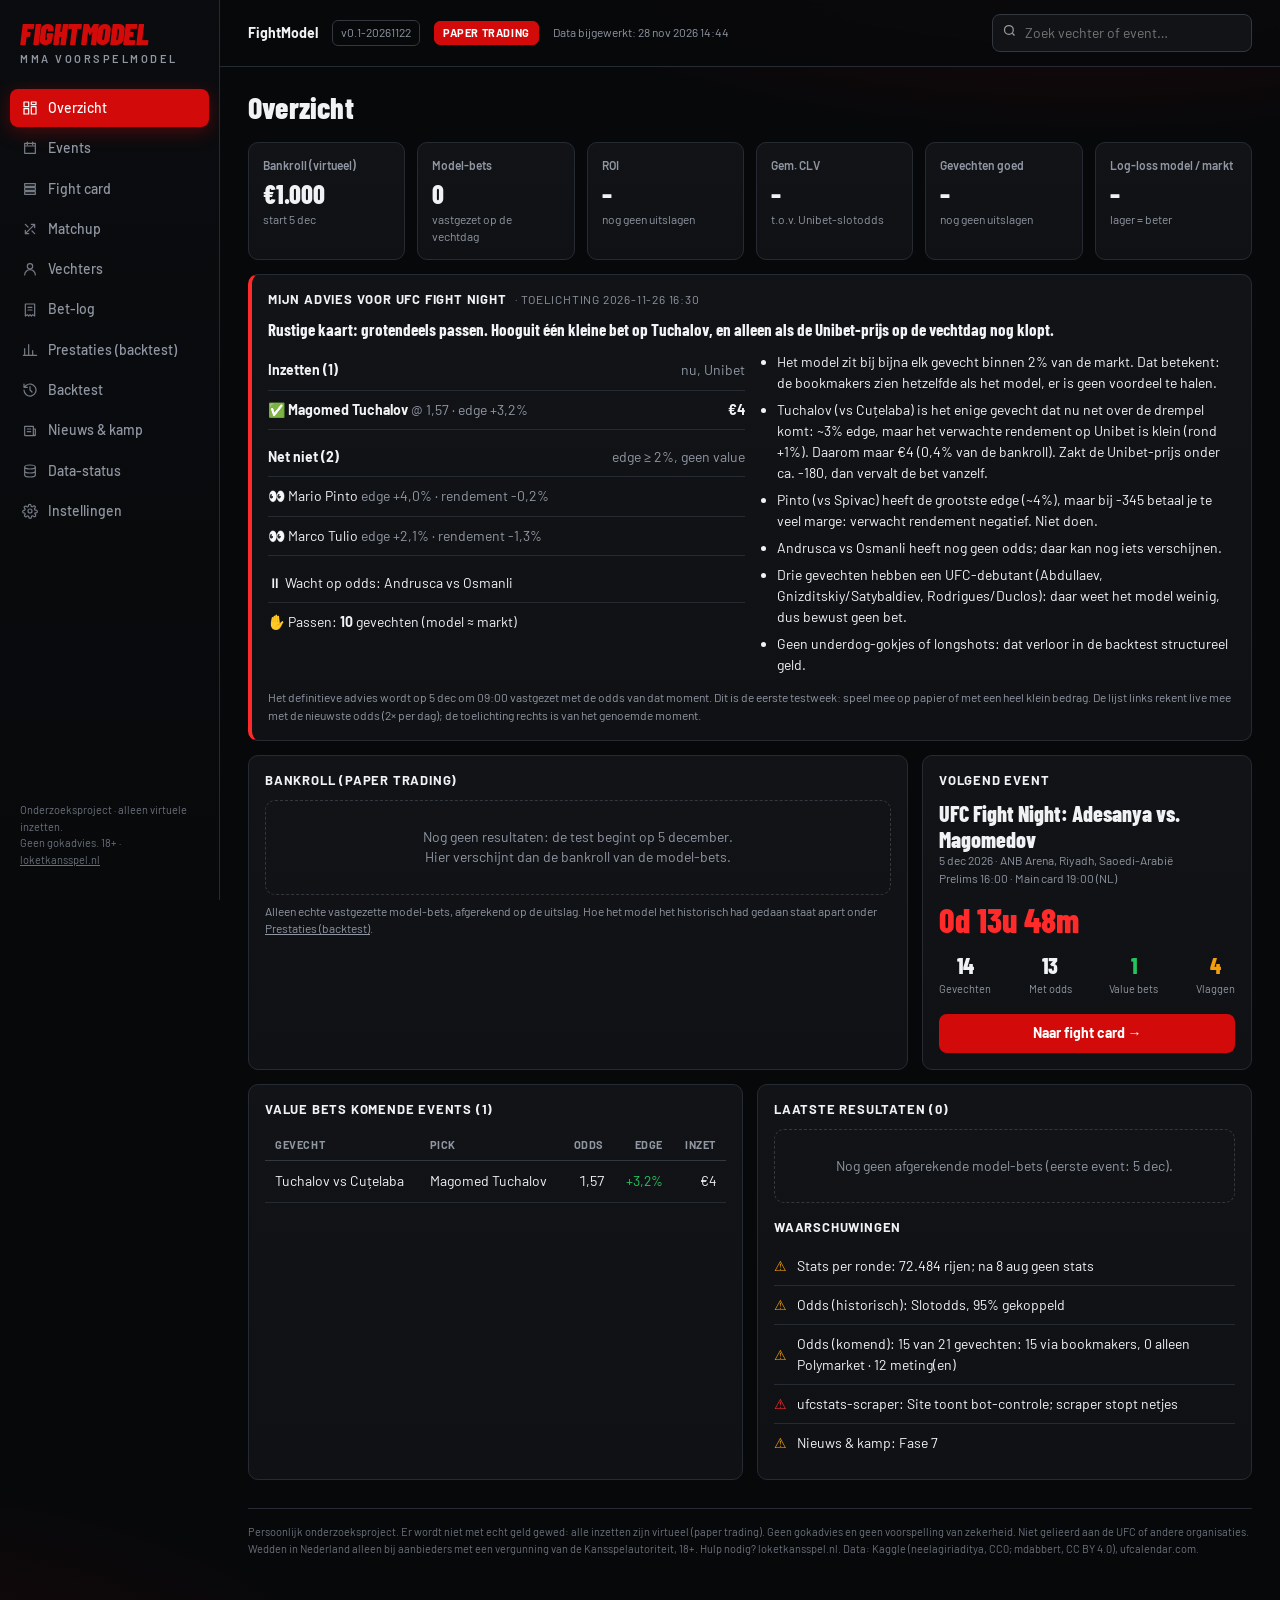
<file: docs/index.html>
<!doctype html>
<html lang="nl">
<head>
<meta charset="utf-8">
<meta name="viewport" content="width=device-width, initial-scale=1">
<title>FightModel · MMA voorspelmodel</title>
<meta name="description" content="Persoonlijk onderzoeksproject: een statistisch model dat MMA-gevechten voorspelt, getest met virtuele inzetten (paper trading).">
<link rel="preconnect" href="https://fonts.googleapis.com">
<link rel="preconnect" href="https://fonts.gstatic.com" crossorigin>
<link href="https://fonts.googleapis.com/css2?family=Barlow:wght@400;500;600;700;800&family=Barlow+Condensed:ital,wght@0,700;0,800;1,800;1,900&display=swap" rel="stylesheet">
<link rel="stylesheet" href="assets/app.css?v=6">
<link rel="icon" href="data:image/svg+xml,%3Csvg xmlns='http://www.w3.org/2000/svg' viewBox='0 0 32 32'%3E%3Crect width='32' height='32' rx='6' fill='%23d20a0a'/%3E%3Ctext x='16' y='23' font-size='18' font-weight='900' font-style='italic' text-anchor='middle' fill='white' font-family='Arial'%3EF%3C/text%3E%3C/svg%3E">
</head>
<body>
<div class="app">
  <aside class="side" id="side">
    <a class="logo" href="#/overzicht">FightModel<small>MMA voorspelmodel</small></a>
    <nav class="nav" id="nav"></nav>
    <div class="foot">Onderzoeksproject · alleen virtuele inzetten.<br>Geen gokadvies. 18+ · <a href="https://www.loketkansspel.nl" target="_blank" rel="noopener" style="text-decoration:underline">loketkansspel.nl</a></div>
  </aside>
  <div class="main">
    <header class="top">
      <button class="burger" id="burger" aria-label="Menu">☰</button>
      <span class="brand">FightModel</span>
      <span class="chip" id="ver">v0.1</span>
      <span class="chip red">PAPER TRADING</span>
      <span class="upd" id="upd"></span>
      <div class="search">
        <svg viewBox="0 0 24 24" fill="none" stroke="currentColor" stroke-width="2"><circle cx="11" cy="11" r="7"/><path d="m20 20-3.5-3.5"/></svg>
        <input id="q" type="search" placeholder="Zoek vechter of event…" autocomplete="off">
        <div class="sresults" id="sres"></div>
      </div>
    </header>
    <main class="page" id="page"><div class="empty">Laden…</div></main>
  </div>
</div>
<script src="assets/app.js?v=8"></script>
</body>
</html>
</file>
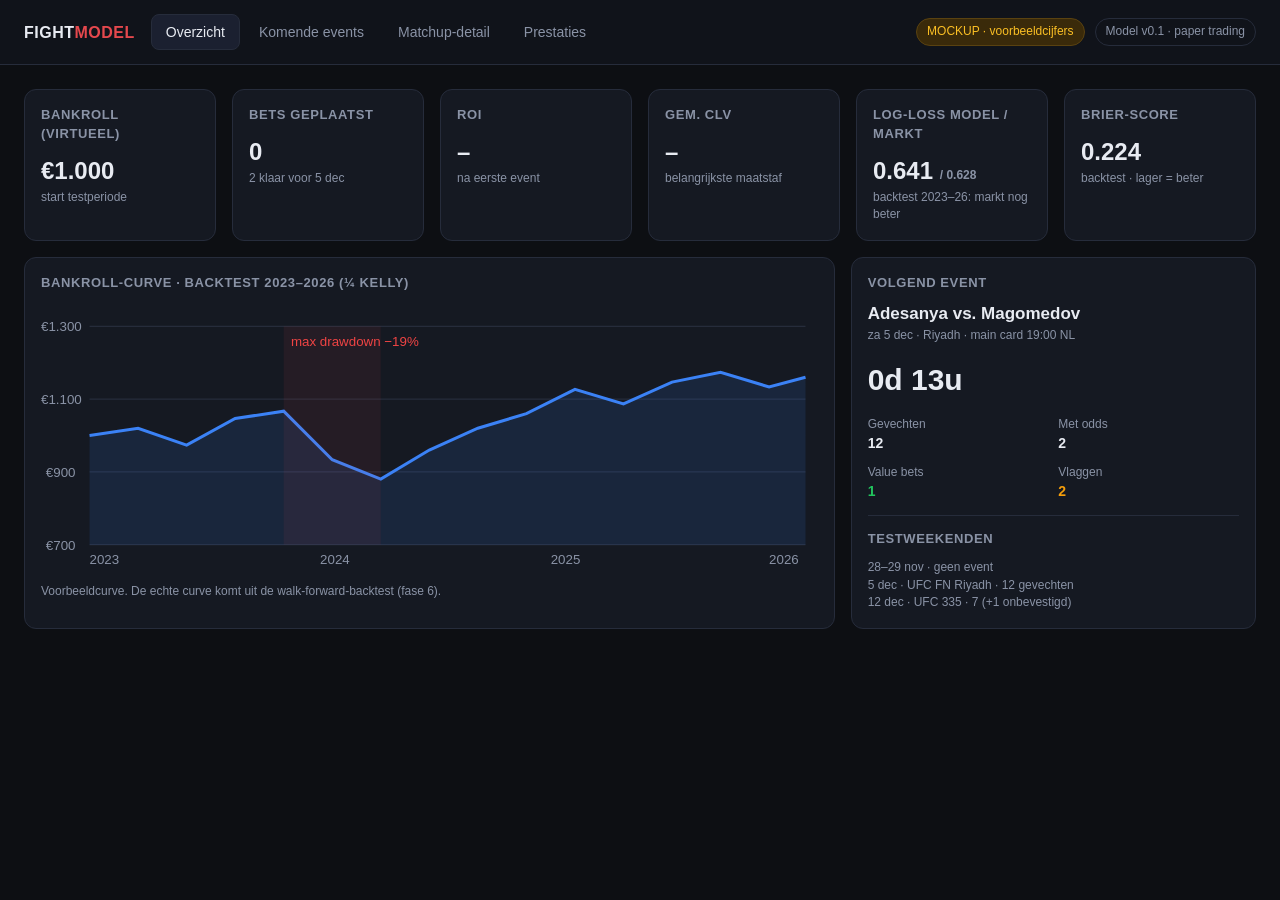
<file: dashboard/mockup.html>
<!doctype html>
<html lang="nl">
<head>
<meta charset="utf-8">
<meta name="viewport" content="width=device-width, initial-scale=1">
<title>Fight Model Dashboard</title>
<style>
:root{
  --bg:#0d0f13; --panel:#151922; --panel2:#1b2030; --line:#262c3b;
  --text:#e8ebf2; --muted:#8a93a6; --accent:#e5484d; --accent2:#3b82f6;
  --good:#22c55e; --bad:#ef4444; --warn:#f59e0b;
  --radius:12px;
}
*{box-sizing:border-box}
body{margin:0;background:var(--bg);color:var(--text);font:14px/1.45 -apple-system,BlinkMacSystemFont,"Inter","Segoe UI",sans-serif}
header{display:flex;align-items:center;gap:16px;padding:14px 24px;border-bottom:1px solid var(--line);background:#10131a;position:sticky;top:0;z-index:5;flex-wrap:wrap}
.logo{font-weight:800;letter-spacing:.5px;font-size:16px}
.logo span{color:var(--accent)}
nav{display:flex;gap:4px;flex-wrap:wrap}
nav button{background:none;border:1px solid transparent;color:var(--muted);padding:7px 14px;border-radius:8px;cursor:pointer;font:inherit}
nav button.active{background:var(--panel2);color:var(--text);border-color:var(--line)}
.right{margin-left:auto;display:flex;gap:10px;align-items:center;color:var(--muted);font-size:12px}
.pill{border:1px solid var(--line);padding:4px 10px;border-radius:999px}
.mock{background:#3a2a0a;color:#fbbf24;border-color:#5a4210}
main{padding:24px;max-width:1280px;margin:0 auto}
.view{display:none}.view.active{display:block}
h2{font-size:18px;margin:0 0 14px}
h3{font-size:13px;margin:0 0 10px;color:var(--muted);font-weight:600;text-transform:uppercase;letter-spacing:.6px}
.grid{display:grid;gap:16px}
.kpis{grid-template-columns:repeat(auto-fit,minmax(150px,1fr))}
.card{background:var(--panel);border:1px solid var(--line);border-radius:var(--radius);padding:16px}
.kpi .v{font-size:24px;font-weight:700;margin-top:4px}
.kpi .s{font-size:12px;color:var(--muted)}
.up{color:var(--good)}.down{color:var(--bad)}
.two{grid-template-columns:2fr 1fr}
@media(max-width:900px){.two{grid-template-columns:1fr}}
table{width:100%;border-collapse:collapse}
th{font-size:11px;text-transform:uppercase;letter-spacing:.5px;color:var(--muted);text-align:left;padding:8px 10px;border-bottom:1px solid var(--line);font-weight:600}
td{padding:10px;border-bottom:1px solid var(--line);vertical-align:middle}
tr.click{cursor:pointer}tr.click:hover td{background:var(--panel2)}
.num{text-align:right;font-variant-numeric:tabular-nums;white-space:nowrap}
.tag{white-space:nowrap}
#eventlist table{min-width:980px}
.tag{display:inline-block;font-size:11px;padding:2px 8px;border-radius:999px;border:1px solid var(--line);color:var(--muted);margin-right:4px}
.tag.bet{background:#0f2e1b;color:var(--good);border-color:#1d5a34}
.tag.nobet{color:var(--muted)}
.tag.wait{color:var(--warn);border-color:#5a4210}
.tag.flag{color:var(--warn);border-color:#5a4210}
.tag.five{color:#c4b5fd;border-color:#4c3d8a}
.prob{display:flex;height:8px;border-radius:4px;overflow:hidden;background:var(--panel2);width:140px}
.prob i{display:block;background:var(--accent2)}
.prob b{display:block;background:var(--accent)}
.fighter{font-weight:600}
.rec{color:var(--muted);font-size:12px}
.event-head{display:flex;justify-content:space-between;align-items:flex-end;gap:12px;flex-wrap:wrap;margin-bottom:12px}
.event-head .meta{color:var(--muted);font-size:13px}
.section-label{font-size:11px;color:var(--muted);text-transform:uppercase;letter-spacing:.6px;padding:14px 10px 6px}
.empty{color:var(--muted);text-align:center;padding:28px;border:1px dashed var(--line);border-radius:var(--radius)}
.filters{display:flex;gap:8px;margin-bottom:16px;flex-wrap:wrap}
.filters .pill{cursor:pointer}
.filters .pill.on{background:var(--panel2);color:var(--text)}
/* matchup */
.vs{display:grid;grid-template-columns:1fr auto 1fr;gap:16px;align-items:center;text-align:center}
.vs .name{font-size:22px;font-weight:800}
.vs .p{font-size:34px;font-weight:800}
.vs .a{color:var(--accent2)}.vs .b{color:var(--accent)}
.tape td{text-align:center}.tape td:nth-child(2){color:var(--muted);font-size:12px;text-transform:uppercase}
.bar{display:grid;grid-template-columns:32px 1fr 1fr 32px;grid-template-areas:"lab lab lab lab" "vl l r vr";align-items:center;gap:4px 6px;margin:10px 0;font-size:13px}
.bar .lab{grid-area:lab}.bar .vl{grid-area:vl}.bar .l{grid-area:l}.bar .r{grid-area:r}.bar .vr{grid-area:vr}
.bar .l,.bar .r{height:8px;background:var(--panel2);border-radius:4px;position:relative}
.bar .l i{position:absolute;right:0;top:0;bottom:0;background:var(--accent2);border-radius:4px}
.bar .r i{position:absolute;left:0;top:0;bottom:0;background:var(--accent);border-radius:4px}
.bar .lab{text-align:center;color:var(--muted);font-size:12px}
.bar .vl{text-align:right}.bar .vr{text-align:left}
.reason{display:flex;justify-content:space-between;padding:8px 0;border-bottom:1px solid var(--line)}
.reason:last-child{border:none}
.legend{display:flex;gap:14px;font-size:12px;color:var(--muted);margin-top:8px}
.legend i{display:inline-block;width:10px;height:10px;border-radius:2px;margin-right:5px;vertical-align:-1px}
.note{font-size:12px;color:var(--muted);margin-top:8px}
.three{grid-template-columns:repeat(3,1fr)}
@media(max-width:900px){.three{grid-template-columns:1fr}}
.method{display:flex;height:28px;border-radius:6px;overflow:hidden;font-size:11px;font-weight:600}
.method div{display:flex;align-items:center;justify-content:center;color:#fff}
.camp li{margin:6px 0}
.wrap{overflow-x:auto}
</style>
</head>
<body>
<header>
  <div class="logo">FIGHT<span>MODEL</span></div>
  <nav>
    <button class="active" data-v="overzicht">Overzicht</button>
    <button data-v="events">Komende events</button>
    <button data-v="matchup">Matchup-detail</button>
    <button data-v="prestaties">Prestaties</button>
  </nav>
  <div class="right">
    <span class="pill mock">MOCKUP · voorbeeldcijfers</span>
    <span class="pill">Model v0.1 · paper trading</span>
  </div>
</header>

<main>
<!-- ================= OVERZICHT ================= -->
<section class="view active" id="overzicht">
  <div class="grid kpis">
    <div class="card kpi"><h3>Bankroll (virtueel)</h3><div class="v">€1.000</div><div class="s">start testperiode</div></div>
    <div class="card kpi"><h3>Bets geplaatst</h3><div class="v">0</div><div class="s">2 klaar voor 5 dec</div></div>
    <div class="card kpi"><h3>ROI</h3><div class="v">–</div><div class="s">na eerste event</div></div>
    <div class="card kpi"><h3>Gem. CLV</h3><div class="v">–</div><div class="s">belangrijkste maatstaf</div></div>
    <div class="card kpi"><h3>Log-loss model / markt</h3><div class="v">0.641 <span class="s">/ 0.628</span></div><div class="s down">backtest 2023–26: markt nog beter</div></div>
    <div class="card kpi"><h3>Brier-score</h3><div class="v">0.224</div><div class="s">backtest · lager = beter</div></div>
  </div>

  <div class="grid two" style="margin-top:16px">
    <div class="card">
      <h3>Bankroll-curve · backtest 2023–2026 (¼ Kelly)</h3>
      <svg viewBox="0 0 640 220" width="100%" role="img" aria-label="Bankroll curve">
        <g stroke="#262c3b"><line x1="40" y1="20" x2="630" y2="20"/><line x1="40" y1="80" x2="630" y2="80"/><line x1="40" y1="140" x2="630" y2="140"/><line x1="40" y1="200" x2="630" y2="200"/></g>
        <g fill="#8a93a6" font-size="11"><text x="0" y="24">€1.300</text><text x="0" y="84">€1.100</text><text x="4" y="144">€900</text><text x="4" y="204">€700</text>
        <text x="40" y="216">2023</text><text x="230" y="216">2024</text><text x="420" y="216">2025</text><text x="600" y="216">2026</text></g>
        <path d="M40,110 L80,104 L120,118 L160,96 L200,90 L240,130 L280,146 L320,122 L360,104 L400,92 L440,72 L480,84 L520,66 L560,58 L600,70 L630,62 L630,200 L40,200Z" fill="rgba(59,130,246,.12)"/>
        <polyline fill="none" stroke="#3b82f6" stroke-width="2.5" points="40,110 80,104 120,118 160,96 200,90 240,130 280,146 320,122 360,104 400,92 440,72 480,84 520,66 560,58 600,70 630,62"/>
        <rect x="200" y="20" width="80" height="180" fill="rgba(239,68,68,.07)"/>
        <text x="206" y="36" fill="#ef4444" font-size="11">max drawdown −19%</text>
      </svg>
      <p class="note">Voorbeeldcurve. De echte curve komt uit de walk-forward-backtest (fase 6).</p>
    </div>
    <div class="card">
      <h3>Volgend event</h3>
      <div style="font-size:17px;font-weight:700">Adesanya vs. Magomedov</div>
      <div class="rec">za 5 dec · Riyadh · main card 19:00 NL</div>
      <div style="font-size:30px;font-weight:800;margin:14px 0" id="countdown">13d 00u</div>
      <div class="grid" style="grid-template-columns:1fr 1fr;gap:10px">
        <div><div class="rec">Gevechten</div><b>12</b></div>
        <div><div class="rec">Met odds</div><b>2</b></div>
        <div><div class="rec">Value bets</div><b class="up">1</b></div>
        <div><div class="rec">Vlaggen</div><b style="color:var(--warn)">2</b></div>
      </div>
      <hr style="border:none;border-top:1px solid var(--line);margin:14px 0">
      <h3>Testweekenden</h3>
      <div class="rec">28–29 nov · geen event</div>
      <div class="rec">5 dec · UFC FN Riyadh · 12 gevechten</div>
      <div class="rec">12 dec · UFC 335 · 7 (+1 onbevestigd)</div>
    </div>
  </div>
</section>

<!-- ================= EVENTS ================= -->
<section class="view" id="events">
  <div class="filters">
    <span class="pill on">Alle gevechten</span><span class="pill">Alleen value bets</span><span class="pill">Met vlaggen</span>
  </div>
  <div id="eventlist"></div>
</section>

<!-- ================= MATCHUP ================= -->
<section class="view" id="matchup">
  <div class="card">
    <div class="rec" style="text-align:center;margin-bottom:8px">UFC Fight Night · 5 dec · Middleweight · 5 rondes · main event</div>
    <div class="vs">
      <div><div class="name a">Israel Adesanya</div><div class="rec">24-6-0 · Elo 1612</div><div class="p a">54%</div><div class="rec">markt 59,7% · odds 1.60</div></div>
      <div style="color:var(--muted);font-weight:800">VS</div>
      <div><div class="name b">Shara Magomedov</div><div class="rec">17-1-0 · Elo 1588</div><div class="p b">46%</div><div class="rec">markt 40,3% · odds 2.36</div></div>
    </div>
    <div style="text-align:center;margin-top:12px"><span class="tag bet">VALUE: Magomedov · edge +5,7% · EV +8,6% · inzet €16 (¼ Kelly)</span></div>
  </div>

  <div class="grid three" style="margin-top:16px">
    <div class="card">
      <h3>Tale of the tape</h3>
      <table class="tape">
        <tr><td>193 cm</td><td>Lengte</td><td>188 cm</td></tr>
        <tr><td>203 cm</td><td>Reach</td><td>191 cm</td></tr>
        <tr><td>37</td><td>Leeftijd</td><td>32</td></tr>
        <tr><td>Switch</td><td>Stance</td><td>Orthodox</td></tr>
        <tr><td>14 mnd</td><td>Laatste gevecht</td><td>5 mnd</td></tr>
        <tr><td>L-L-W-L-L</td><td>Laatste 5</td><td>W-W-L-W-W</td></tr>
      </table>
    </div>
    <div class="card">
      <h3>Stijl (per 15 min)</h3>
      <div id="bars"></div>
      <div class="legend"><span><i style="background:var(--accent2)"></i>Adesanya</span><span><i style="background:var(--accent)"></i>Magomedov</span></div>
    </div>
    <div class="card">
      <h3>Waarom dit model-oordeel?</h3>
      <div class="reason"><span>Leeftijd 37 + 5-ronde gevecht</span><b class="down">−4,1%</b></div>
      <div class="reason"><span>Verliesreeks / KO-verliezen recent</span><b class="down">−3,2%</b></div>
      <div class="reason"><span>Reach-voordeel +12 cm</span><b class="up">+2,4%</b></div>
      <div class="reason"><span>Kwaliteit tegenstanders (Elo)</span><b class="up">+2,0%</b></div>
      <div class="reason"><span>Takedown-dreiging laag bij beiden</span><b>±0</b></div>
      <p class="note">SHAP-bijdrage aan de kans van Adesanya t.o.v. het gemiddelde.</p>
    </div>
  </div>

  <div class="grid three" style="margin-top:16px">
    <div class="card">
      <h3>Methode van winst</h3>
      <div class="method">
        <div style="width:22%;background:#2f6fd6">KO 22%</div><div style="width:4%;background:#1e4fa0"></div><div style="width:28%;background:#5b8be0">DEC 28%</div>
        <div style="width:30%;background:#c43a3f">KO 30%</div><div style="width:2%;background:#8f2a2e"></div><div style="width:14%;background:#e0767a">DEC</div>
      </div>
      <p class="note">Links Adesanya (KO / sub / beslissing), rechts Magomedov. Kans op de afstand (beslissing): 42%.</p>
    </div>
    <div class="card">
      <h3>Odds-beweging Magomedov</h3>
      <svg viewBox="0 0 300 110" width="100%">
        <line x1="10" y1="100" x2="290" y2="100" stroke="#262c3b"/>
        <polyline fill="none" stroke="#e5484d" stroke-width="2.5" points="10,30 60,38 110,44 160,52 210,58 260,62 290,66"/>
        <g fill="#8a93a6" font-size="10"><text x="10" y="22">+165 opening</text><text x="226" y="82">+136 nu</text></g>
      </svg>
      <p class="note">Geld komt binnen op Magomedov: de markt beweegt richting het model.</p>
    </div>
    <div class="card">
      <h3>Kamp & fight week</h3>
      <ul class="camp" style="padding-left:18px;margin:0">
        <li><span class="tag">kamp</span>City Kickboxing, geen wissel</li>
        <li><span class="tag flag">layoff</span>14 maanden sinds laatste gevecht</li>
        <li><span class="tag">kamp</span>Magomedov: normaal kamp, geen blessures gemeld</li>
        <li><span class="tag">weigh-in</span>nog niet bekend (vr 4 dec)</li>
      </ul>
      <p class="note">Elk item met bron-URL; vlaggen tellen alleen mee na validatie.</p>
    </div>
  </div>
  <p class="note">Alle cijfers op deze pagina zijn voorbeeldwaarden voor de mockup, behalve records en odds.</p>
</section>

<!-- ================= PRESTATIES ================= -->
<section class="view" id="prestaties">
  <div class="grid two">
    <div class="card">
      <h3>Kalibratie · backtest</h3>
      <svg viewBox="0 0 360 300" width="100%" role="img" aria-label="Kalibratiegrafiek">
        <g stroke="#262c3b"><line x1="40" y1="260" x2="340" y2="260"/><line x1="40" y1="20" x2="40" y2="260"/></g>
        <line x1="40" y1="260" x2="340" y2="20" stroke="#8a93a6" stroke-dasharray="4 4"/>
        <polyline fill="none" stroke="#3b82f6" stroke-width="2.5" points="70,248 100,226 130,196 160,170 190,150 220,118 250,100 280,70 310,52"/>
        <g fill="#3b82f6"><circle cx="70" cy="248" r="4"/><circle cx="100" cy="226" r="4"/><circle cx="130" cy="196" r="4"/><circle cx="160" cy="170" r="4"/><circle cx="190" cy="150" r="4"/><circle cx="220" cy="118" r="4"/><circle cx="250" cy="100" r="4"/><circle cx="280" cy="70" r="4"/><circle cx="310" cy="52" r="4"/></g>
        <g fill="#8a93a6" font-size="11"><text x="150" y="290">voorspelde kans</text><text x="40" y="276">10%</text><text x="315" y="276">90%</text>
        <text transform="translate(14,180) rotate(-90)">werkelijke winst%</text></g>
      </svg>
      <p class="note">Op de stippellijn = perfect gekalibreerd. Onder de lijn = model te zeker.</p>
    </div>
    <div class="card">
      <h3>Per segment · backtest</h3>
      <table>
        <tr><th>Segment</th><th class="num">Bets</th><th class="num">ROI</th><th class="num">CLV</th></tr>
        <tr><td>Favorieten</td><td class="num">212</td><td class="num down">−2,1%</td><td class="num">+0,4%</td></tr>
        <tr><td>Underdogs</td><td class="num">174</td><td class="num up">+4,8%</td><td class="num up">+1,9%</td></tr>
        <tr><td>5 rondes</td><td class="num">41</td><td class="num up">+6,0%</td><td class="num up">+2,3%</td></tr>
        <tr><td>Zwaargewicht</td><td class="num">38</td><td class="num down">−8,4%</td><td class="num down">−1,2%</td></tr>
        <tr><td>Vrouwen</td><td class="num">57</td><td class="num up">+1,1%</td><td class="num">+0,2%</td></tr>
      </table>
      <p class="note">Voorbeeldcijfers. Segmenten met &lt;100 bets zijn niet significant.</p>
    </div>
  </div>
  <div class="card" style="margin-top:16px">
    <h3>Bet-log · testperiode</h3>
    <div class="wrap"><table>
      <tr><th>Datum</th><th>Gevecht</th><th>Pick</th><th class="num">Odds bij bet</th><th class="num">Slotodds</th><th class="num">CLV</th><th class="num">Inzet</th><th>Uitslag</th><th class="num">W/V</th></tr>
      <tr><td>5 dec</td><td>Adesanya vs. Magomedov</td><td>Magomedov</td><td class="num">2.36</td><td class="num">–</td><td class="num">–</td><td class="num">€16</td><td><span class="tag wait">open</span></td><td class="num">–</td></tr>
      <tr><td>12 dec</td><td>Oliveira vs. Lopes</td><td>Lopes</td><td class="num">2.23</td><td class="num">–</td><td class="num">–</td><td class="num">€14</td><td><span class="tag wait">open</span></td><td class="num">–</td></tr>
    </table></div>
  </div>
</section>
</main>

<script>
// Nav
document.querySelectorAll('nav button').forEach(b=>b.onclick=()=>{
  document.querySelectorAll('nav button').forEach(x=>x.classList.toggle('active',x===b));
  document.querySelectorAll('.view').forEach(v=>v.classList.toggle('active',v.id===b.dataset.v));
});

// Odds helpers
const dec=o=>o==null?null:(o>0?1+o/100:1+100/-o);
function fair(a,b){const pa=1/dec(a),pb=1/dec(b);return [pa/(pa+pb),pb/(pa+pb)]}

// Events (records + odds: ufcalendar.com, 22-11-2026; model% = voorbeeld)
const events=[
 {naam:'UFC Fight Night: Adesanya vs. Magomedov',meta:'za 5 dec 2026 · ANB Arena, Riyadh · prelims 16:00 / main card 19:00 NL',fights:[
  ['main','Israel Adesanya','24-6-0','Shara Magomedov','17-1-0','MW',5,-168,136,.54,['layoff 14 mnd']],
  ['main','Ian Machado Garry','17-2-0','Yaroslav Amosov','30-1-0','WW',3,-186,151,.60,[]],
  ['main','Serghei Spivac','18-7-0','Mario Pinto','13-0-0','HW',3,null,null,.41,[]],
  ['main','Levan Chokheli','15-3-0','Islam Dulatov','12-1-0','WW',3,null,null,.44,[]],
  ['main','Mairon Santos','17-1-0','Akbar Abdullaev','14-0-0','LW',3,null,null,.48,[]],
  ['main','Magomed Tuchalov','7-0-0','Ion Cuțelaba','20-12-1','LHW',3,null,null,.63,[]],
  ['prelims','Bruno Silva','15-9-2','Jafel Filho','17-5-0','FLW',3,null,null,.39,[]],
  ['prelims','Uran Satybaldiev','10-1-0','Ivan Gnizditskiy','7-0-0','LHW',3,null,null,.52,[]],
  ['prelims','Marco Tulio','14-3-0','JunYong Park','19-7-0','MW',3,null,null,.55,[]],
  ['prelims','Pavel Andrusca','9-0-0','Mehemmedeli Osmanli','12-2-0','BW',3,null,null,.58,[]],
  ['prelims','Modestino Rodrigues','8-1-0','Matthieu Duclos','11-3-0','MW',3,null,null,.47,['korte termijn?']],
  ['prelims','Abdul Hussein','16-2-0','Hecher Sosa','15-1-0','BW',3,null,null,.45,[]],
 ]},
 {naam:'UFC 335: Oliveira vs. Lopes',meta:'za 12 dec 2026 · T-Mobile Arena, Las Vegas · main card zo 03:00 NL · kaart nog niet compleet',fights:[
  ['main','Charles Oliveira','37-11-0','Diego Lopes','28-8-0','LW · BMF',5,-152,123,.52,[]],
  ['main','Sergei Pavlovich','21-3-0','Alex Pereira','13-4-0','HW',5,-201,164,.66,[]],
  ['main','Brandon Moreno','24-10-2','Charles Johnson','20-9-0','FLW',3,null,null,.61,[]],
  ['main','Kyler Phillips','12-5-0','Ethyn Ewing','10-2-0','BW',3,null,null,.57,[]],
  ['main','Damian Pinas','11-1-0','Baisangur Susurkaev','12-0-0','MW',3,null,null,.43,[]],
  ['main','Maycee Barber','15-3-0','Carli Judice','7-2-0','W-FLW',3,null,null,.64,[]],
  ['prelims','Quentin Pasley','4-0-0','Junior Tafa','7-6-0','LHW',3,null,null,.57,[]],
  ['onbevestigd','Joe Pyfer','','Bo Nickal','','MW',3,null,null,null,[]],
 ]}
];
const BANK=1000,EDGE_MIN=.03;
function row(f){
  const [kaart,a,ar,b,br,kl,r,oa,ob,pm,flags]=f;
  let mkt='<span class="rec">geen odds</span>',edge='–',adv='<span class="tag wait">wacht op odds</span>',stake='–';
  if(pm==null){adv='<span class="tag nobet">onbevestigd</span>'}
  if(oa!=null){
    const [fa,fb]=fair(oa,ob);
    mkt=`${(fa*100).toFixed(1)}% / ${(fb*100).toFixed(1)}%`;
    const ea=pm-fa,eb=(1-pm)-fb;
    const side=ea>eb?{n:a,p:pm,d:dec(oa),e:ea}:{n:b,p:1-pm,d:dec(ob),e:eb};
    edge=`<span class="${side.e>0?'up':'down'}">${side.e>0?'+':''}${(side.e*100).toFixed(1)}%</span> <span class="rec">${side.n.split(' ').pop()}</span>`;
    if(side.e>=EDGE_MIN){const bb=side.d-1,k=(bb*side.p-(1-side.p))/bb;stake='€'+Math.round(BANK*k/4);adv=`<span class="tag bet">BET ${side.n.split(' ').pop()} @ ${side.d.toFixed(2)}</span>`}
    else adv='<span class="tag nobet">geen value</span>';
  }
  const bar=pm==null?'':`<div class="prob"><i style="width:${pm*100}%"></i><b style="width:${(1-pm)*100}%"></b></div><div class="rec">${Math.round(pm*100)}% – ${Math.round((1-pm)*100)}%</div>`;
  const tags=(r===5?'<span class="tag five">5 rd</span>':'')+flags.map(x=>`<span class="tag flag">⚠ ${x}</span>`).join('');
  return `<tr class="click" onclick="document.querySelector('[data-v=matchup]').click()">
   <td><div class="fighter">${a}</div><div class="rec">${ar}</div></td>
   <td><div class="fighter">${b}</div><div class="rec">${br}</div></td>
   <td>${kl}</td><td>${bar}</td><td class="num">${mkt}</td><td class="num">${edge}</td><td>${adv}</td><td class="num">${stake}</td><td>${tags}</td></tr>`;
}
const head='<tr><th>Vechter A</th><th>Vechter B</th><th>Klasse</th><th>Model (vb.)</th><th class="num">Markt</th><th class="num">Edge</th><th>Advies</th><th class="num">Inzet</th><th>Info</th></tr>';
let html=`<div class="card" style="margin-bottom:16px"><div class="event-head"><div><h2 style="margin:0">Weekend 28–29 nov</h2><div class="meta">Geen UFC-event</div></div></div><div class="empty">Geen gevechten dit weekend: tijd om de pijplijn te testen op het event van 21 nov.</div></div>`;
for(const e of events){
  let rows='',last='';
  for(const f of e.fights){if(f[0]!==last){rows+=`<tr><td colspan="9" class="section-label">${f[0]==='main'?'Main card':f[0]==='prelims'?'Prelims':'Onbevestigd'}</td></tr>`;last=f[0]}rows+=row(f)}
  html+=`<div class="card" style="margin-bottom:16px"><div class="event-head"><div><h2 style="margin:0">${e.naam}</h2><div class="meta">${e.meta}</div></div><span class="pill">${e.fights.length} gevechten</span></div><div class="wrap"><table>${head}${rows}</table></div></div>`;
}
document.getElementById('eventlist').innerHTML=html+'<p class="note">Records en odds: ufcalendar.com (22-11-2026). Model-kansen zijn voorbeeldwaarden; markt = kans zonder bookmakermarge. Advies bij edge ≥ 3%, inzet ¼ Kelly op €1.000.</p>';

// Style bars (voorbeeld)
const stats=[['Sig. strikes landed/min',3.9,4.6,7],['Strike-verdediging %',58,55,100],['Takedowns /15 min',0.1,0.3,3],['TD-verdediging %',78,85,100],['Knockdowns /15 min',0.4,0.9,1.5],['Output R3 vs R1 %',92,81,120]];
document.getElementById('bars').innerHTML=stats.map(([l,a,b,m])=>`<div class="bar"><span class="vl">${a}</span><div class="l"><i style="width:${a/m*100}%"></i></div><span class="lab">${l}</span><div class="r"><i style="width:${b/m*100}%"></i></div><span class="vr">${b}</span></div>`).join('');

// Countdown naar 5 dec 19:00 NL
function cd(){const t=new Date('2026-12-05T19:00:00+01:00')-new Date();if(t<0)return;const d=Math.floor(t/864e5),h=Math.floor(t%864e5/36e5);document.getElementById('countdown').textContent=`${d}d ${String(h).padStart(2,'0')}u`}
cd();
</script>
</body>
</html>
</file>
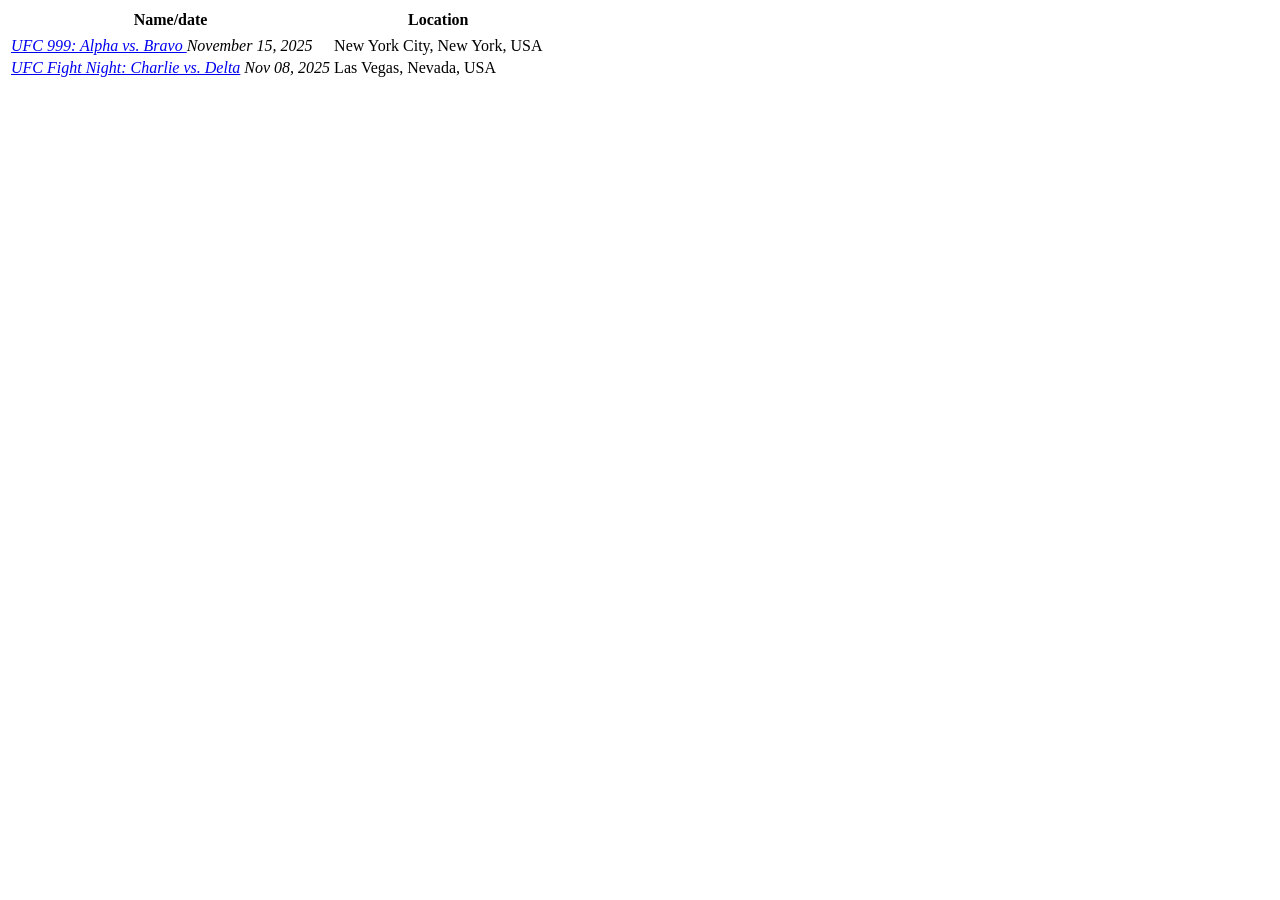
<file: tests/fixtures/event_list.html>
<!-- SYNTHETISCHE fixture, nagebouwd naar de markup van ufcstats.com (live site gaf een bot-challenge). Vervang door een echte pagina zodra die op te halen is. -->
<html><body>
<table class="b-statistics__table-events">
<thead><tr class="b-statistics__table-row"><th>Name/date</th><th>Location</th></tr></thead>
<tbody>
<tr class="b-statistics__table-row"><td class="b-statistics__table-col b-statistics__table-col_type_empty" colspan="2"></td></tr>
<tr class="b-statistics__table-row">
  <td class="b-statistics__table-col">
    <i class="b-statistics__table-content">
      <a href="http://ufcstats.com/event-details/aaaa111122223333" class="b-link b-link_style_black">
        UFC 999: Alpha vs. Bravo
      </a>
      <span class="b-statistics__date">
        November 15, 2025
      </span>
    </i>
  </td>
  <td class="b-statistics__table-col b-statistics__table-col_style_big-top-padding">
    New York City, New York, USA
  </td>
</tr>
<tr class="b-statistics__table-row">
  <td class="b-statistics__table-col"><i class="b-statistics__table-content">
      <a href="http://ufcstats.com/event-details/bbbb111122223333" class="b-link b-link_style_black">UFC Fight Night: Charlie vs. Delta</a>
      <span class="b-statistics__date">Nov 08, 2025</span></i></td>
  <td class="b-statistics__table-col">Las Vegas, Nevada, USA</td>
</tr>
</tbody></table></body></html>
</file>
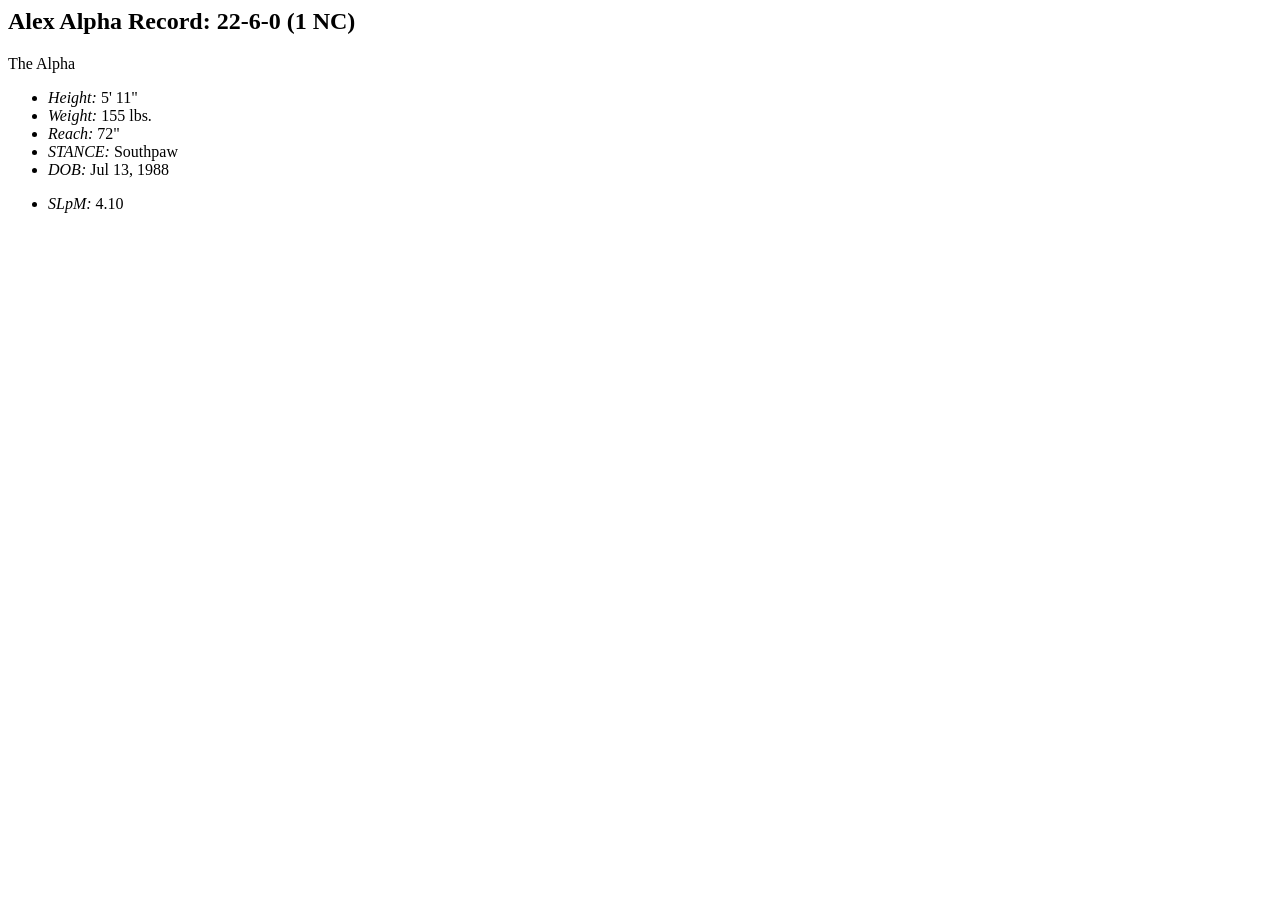
<file: tests/fixtures/fighter_page.html>
<!-- SYNTHETISCHE fixture, nagebouwd naar de markup van ufcstats.com. -->
<html><body>
<h2 class="b-content__title">
  <span class="b-content__title-highlight">
    Alex Alpha
  </span>
  <span class="b-content__title-record">
    Record: 22-6-0 (1 NC)
  </span>
</h2>
<p class="b-content__Nickname">
  The Alpha
</p>
<div class="b-list__info-box b-list__info-box_style_small-width js-guide">
<ul class="b-list__box-list">
  <li class="b-list__box-list-item b-list__box-list-item_type_block"><i class="b-list__box-item-title b-list__box-item-title_type_width">Height:</i> 5' 11" </li>
  <li class="b-list__box-list-item b-list__box-list-item_type_block"><i class="b-list__box-item-title b-list__box-item-title_type_width">Weight:</i> 155 lbs. </li>
  <li class="b-list__box-list-item b-list__box-list-item_type_block"><i class="b-list__box-item-title b-list__box-item-title_type_width">Reach:</i> 72" </li>
  <li class="b-list__box-list-item b-list__box-list-item_type_block"><i class="b-list__box-item-title b-list__box-item-title_type_width">STANCE:</i> Southpaw </li>
  <li class="b-list__box-list-item b-list__box-list-item_type_block"><i class="b-list__box-item-title b-list__box-item-title_type_width">DOB:</i> Jul 13, 1988 </li>
</ul></div>
<div class="b-list__info-box-left"><ul class="b-list__box-list b-list__box-list_margin-top">
  <li class="b-list__box-list-item b-list__box-list-item_type_block"><i class="b-list__box-item-title b-list__box-item-title_type_width">SLpM:</i> 4.10 </li>
</ul></div>
</body></html>
</file>
<file: docs/assets/app.css>
:root{
  --bg:#07080a; --bg2:#0d0f12; --panel:#111317; --panel2:#171a20; --line:#262a33; --line2:#33383f;
  --text:#f1f2f4; --muted:#9097a3; --dim:#6b717c;
  --red:#d20a0a; --red2:#ff2a2a; --redsoft:rgba(210,10,10,.14);
  --blue:#2f6bff; --blue2:#4c86ff;
  --green:#22c55e; --greensoft:rgba(34,197,94,.13);
  --orange:#f59e0b; --orangesoft:rgba(245,158,11,.13);
  --yellow:#ffc300; --purple:#8b5cf6;
  --r:10px; --font:"Barlow",-apple-system,BlinkMacSystemFont,"Segoe UI",sans-serif;
  --head:"Barlow Condensed","Barlow",sans-serif;
}
*{box-sizing:border-box}
html,body{margin:0;background:var(--bg);color:var(--text);font:14px/1.45 var(--font)}
body{background:
  radial-gradient(1200px 500px at 85% -10%,rgba(210,10,10,.20),transparent 60%),
  radial-gradient(900px 500px at -10% 110%,rgba(210,10,10,.12),transparent 60%),var(--bg);min-height:100vh}
a{color:inherit;text-decoration:none}
button{font:inherit;color:inherit}
.app{display:grid;grid-template-columns:220px 1fr;min-height:100vh}

/* ---------- sidebar */
.side{background:linear-gradient(180deg,#0b0c0f,#08090b);border-right:1px solid var(--line);position:sticky;top:0;height:100vh;display:flex;flex-direction:column;padding:18px 0}
.logo{display:block;padding:0 20px 16px;font:900 italic 30px/1 var(--head);letter-spacing:-.5px;color:var(--red);text-transform:uppercase}
.logo small{display:block;font:600 11px var(--font);letter-spacing:2.5px;color:var(--muted);margin-top:4px;font-style:normal}
.nav{display:flex;flex-direction:column;gap:2px;padding:8px 10px;overflow:auto}
.nav a{display:flex;align-items:center;gap:10px;padding:9px 12px;border-radius:8px;color:var(--muted);font-weight:500}
.nav a svg{width:16px;height:16px;flex:none;opacity:.8}
.nav a:hover{background:var(--panel);color:var(--text)}
.nav a.on{background:var(--red);color:#fff;box-shadow:0 4px 18px rgba(210,10,10,.35)}
.nav a.on svg{opacity:1}
.side .foot{margin-top:auto;padding:14px 20px;font-size:11px;color:var(--dim);line-height:1.5}

/* ---------- topbar */
.main{min-width:0}
.top{display:flex;align-items:center;gap:14px;padding:14px 28px;border-bottom:1px solid var(--line);background:rgba(8,9,11,.85);backdrop-filter:blur(8px);position:sticky;top:0;z-index:20;flex-wrap:wrap}
.top .brand{font-weight:700}
.chip{display:inline-flex;align-items:center;gap:6px;border:1px solid var(--line2);border-radius:6px;padding:3px 8px;font-size:12px;color:var(--muted)}
.chip.red{background:var(--red);border-color:var(--red);color:#fff;font-weight:700;letter-spacing:.6px;font-size:11px}
.chip.yel{background:var(--yellow);border-color:var(--yellow);color:#000;font-weight:800;font-size:11px;letter-spacing:.5px}
.top .upd{color:var(--muted);font-size:12px}
.search{margin-left:auto;position:relative}
.search input{background:var(--panel);border:1px solid var(--line2);border-radius:8px;padding:8px 12px 8px 32px;color:var(--text);width:260px;font:inherit}
.search svg{position:absolute;left:10px;top:9px;width:15px;opacity:.6}
.sresults{position:absolute;top:40px;right:0;width:320px;background:var(--panel2);border:1px solid var(--line2);border-radius:8px;overflow:hidden;display:none;z-index:30}
.sresults a{display:block;padding:9px 12px;border-bottom:1px solid var(--line)}
.sresults a:hover{background:var(--panel)}
.burger{display:none;background:none;border:1px solid var(--line2);border-radius:8px;padding:6px 9px}

/* ---------- content */
.page{padding:24px 28px 60px;max-width:1440px}
.ph{display:flex;align-items:center;gap:14px;margin-bottom:18px;flex-wrap:wrap}
.ph h1{font:800 30px/1.1 var(--head);margin:0;letter-spacing:.2px}
.ph .back{width:34px;height:34px;border-radius:8px;border:1px solid var(--line2);display:grid;place-items:center}
.ph .sub{color:var(--muted);font-size:13px;width:100%}
.grid{display:grid;gap:14px}
.g2{grid-template-columns:1fr 1fr}.g3{grid-template-columns:repeat(3,1fr)}.g4{grid-template-columns:repeat(4,1fr)}
.g21{grid-template-columns:2fr 1fr}.g12{grid-template-columns:1fr 2fr}
.card{background:linear-gradient(180deg,var(--panel),#0f1114);border:1px solid var(--line);border-radius:var(--r);padding:16px;min-width:0}
.card h3{margin:0 0 12px;font:700 13px var(--font);text-transform:uppercase;letter-spacing:.8px;color:var(--text);display:flex;align-items:center;gap:8px}
.card h3 .r{margin-left:auto}
.kpis{display:grid;grid-template-columns:repeat(6,1fr);gap:12px;margin-bottom:14px}
.kpi{background:linear-gradient(180deg,var(--panel),#0f1114);border:1px solid var(--line);border-radius:var(--r);padding:14px}
.kpi .l{font-size:12px;color:var(--muted);font-weight:600}
.kpi .v{font:800 26px/1.15 var(--head);margin-top:4px}
.kpi .s{font-size:12px;color:var(--muted);margin-top:2px}
.up{color:var(--green)}.down{color:var(--red2)}.warn{color:var(--orange)}.mut{color:var(--muted)}.blue{color:var(--blue2)}
.note{font-size:12px;color:var(--muted);margin-top:8px}
.btn{display:inline-flex;align-items:center;gap:8px;background:var(--red);color:#fff;border:none;border-radius:8px;padding:9px 16px;font-weight:700;cursor:pointer}
.btn:hover{background:#e01414}
.btn.ghost{background:transparent;border:1px solid var(--line2);color:var(--text)}
.btn.sm{padding:6px 11px;font-size:12px}
.tabs{display:flex;gap:6px;flex-wrap:wrap;margin-bottom:14px}
.tab{border:1px solid var(--line2);background:var(--panel);border-radius:8px;padding:7px 14px;cursor:pointer;font-weight:600;color:var(--muted)}
.tab.on{background:var(--red);border-color:var(--red);color:#fff}
.filters{display:flex;gap:8px;flex-wrap:wrap;align-items:center;margin-bottom:14px}
select,input[type=number],input[type=text]{background:var(--panel2);border:1px solid var(--line2);color:var(--text);border-radius:8px;padding:7px 10px;font:inherit}
.toggle{display:inline-flex;align-items:center;gap:8px;cursor:pointer;color:var(--muted)}
.toggle input{accent-color:var(--red)}

/* tables */
.tw{overflow-x:auto}
table{width:100%;border-collapse:collapse}
th{font-size:11px;text-transform:uppercase;letter-spacing:.6px;color:var(--muted);text-align:left;padding:8px 10px;border-bottom:1px solid var(--line2);font-weight:700;white-space:nowrap}
td{padding:10px;border-bottom:1px solid var(--line);vertical-align:middle}
td:first-child{white-space:nowrap}
tr.cl{cursor:pointer}tr.cl:hover td{background:rgba(255,255,255,.025)}
.num{text-align:right;font-variant-numeric:tabular-nums;white-space:nowrap}
.sec td{font-size:11px;color:var(--muted);text-transform:uppercase;letter-spacing:.8px;padding:14px 10px 6px;font-weight:700;border-bottom:none}
.nm{font-weight:700}.rec{font-size:12px;color:var(--muted)}
.tag{display:inline-flex;align-items:center;gap:4px;font-size:11px;font-weight:700;padding:3px 8px;border-radius:5px;border:1px solid var(--line2);color:var(--muted);white-space:nowrap}
.tag.bet{background:var(--green);border-color:var(--green);color:#03140a}
.tag.val{background:var(--greensoft);border-color:rgba(34,197,94,.4);color:var(--green)}
.tag.wait{background:var(--orangesoft);border-color:rgba(245,158,11,.4);color:var(--orange)}
.tag.flag{color:var(--orange);border-color:rgba(245,158,11,.4)}
.tag.five{background:var(--purple);border-color:var(--purple);color:#fff;padding:2px 6px}
.tag.ppv{background:var(--purple);border-color:var(--purple);color:#fff}
.tag.fn{background:var(--blue);border-color:var(--blue);color:#fff}
.tag.red{background:var(--redsoft);border-color:rgba(210,10,10,.5);color:var(--red2)}
.tag.ok{background:var(--greensoft);border-color:rgba(34,197,94,.4);color:var(--green)}
.pbar{display:flex;height:20px;border-radius:4px;overflow:hidden;min-width:120px;font-size:11px;font-weight:800}
.pbar i{background:var(--blue);display:flex;align-items:center;padding-left:6px;font-style:normal}
.pbar b{background:var(--red);display:flex;align-items:center;justify-content:flex-end;padding-right:6px}
.dot{display:inline-block;width:18px;height:18px;border-radius:50%;font-size:10px;font-weight:800;text-align:center;line-height:18px;margin-right:2px}
.dot.W{background:var(--green);color:#03140a}.dot.L{background:var(--red);color:#fff}.dot.D,.dot.NC{background:var(--line2)}

/* event cards */
.evcard{display:grid;grid-template-columns:150px 1fr auto auto;gap:18px;align-items:center;padding:14px;margin-bottom:12px}
.evimg{height:84px;border-radius:8px;background:radial-gradient(circle at 50% 120%,rgba(210,10,10,.6),transparent 60%),linear-gradient(135deg,#1a1d24,#0a0b0d);display:grid;place-items:center;font:900 italic 22px var(--head);color:rgba(255,255,255,.85);text-align:center;line-height:1;padding:6px;border:1px solid var(--line)}
.evstats{display:flex;gap:22px;text-align:center}
.evstats b{display:block;font:800 22px var(--head)}
.evstats span{font-size:11px;color:var(--muted)}
.empty{color:var(--muted);text-align:center;padding:26px;border:1px dashed var(--line2);border-radius:var(--r)}

/* matchup */
.vs{display:grid;grid-template-columns:1fr 140px 1fr;align-items:center;gap:10px;padding:22px;background:radial-gradient(500px 200px at 20% 50%,rgba(47,107,255,.16),transparent 70%),radial-gradient(500px 200px at 80% 50%,rgba(210,10,10,.2),transparent 70%),var(--panel)}
.fx{display:flex;align-items:center;gap:16px}.fx.r{flex-direction:row-reverse;text-align:right}
.av{width:96px;height:96px;border-radius:50%;display:grid;place-items:center;font:800 30px var(--head);flex:none;border:3px solid}
.av.a{border-color:var(--blue);background:radial-gradient(circle,#1c2a52,#0b1020)}
.av.b{border-color:var(--red);background:radial-gradient(circle,#4a1010,#160606)}
.av.sm{width:44px;height:44px;font-size:16px;border-width:2px}
.fx .n{font:800 26px/1.05 var(--head)}
.vsmid{text-align:center;font:900 italic 44px var(--head);color:rgba(255,255,255,.18)}
.bigbar{display:flex;height:34px;border-radius:6px;overflow:hidden;font:800 18px var(--head);margin-top:6px}
.bigbar i{background:var(--blue);display:flex;align-items:center;justify-content:center;font-style:normal}
.bigbar b{background:var(--red);display:flex;align-items:center;justify-content:center}
.advice{display:flex;align-items:center;gap:14px;flex-wrap:wrap;padding:14px 16px;border-radius:var(--r);border:1px solid var(--line);background:var(--panel);margin-top:14px}
.advice.go{border-color:rgba(34,197,94,.45);background:linear-gradient(90deg,var(--greensoft),var(--panel))}
.mirror{display:grid;grid-template-columns:52px 1fr 1fr 52px;gap:4px 8px;align-items:center;margin:9px 0;font-size:13px}
.mirror .lab{grid-column:1/5;text-align:center;color:var(--muted);font-size:12px}
.mirror .bl,.mirror .br{height:8px;background:var(--panel2);border-radius:4px;position:relative}
.mirror .bl i{position:absolute;right:0;top:0;bottom:0;background:var(--blue);border-radius:4px}
.mirror .br i{position:absolute;left:0;top:0;bottom:0;background:var(--red);border-radius:4px}
.mirror .vr{text-align:right}
.reason{display:flex;justify-content:space-between;gap:10px;padding:7px 0;border-bottom:1px solid var(--line)}
.reason:last-child{border:0}
.tape td{text-align:center;padding:8px}.tape td:nth-child(2){color:var(--muted);font-size:11px;text-transform:uppercase;letter-spacing:.5px}
.method{display:flex;height:26px;border-radius:5px;overflow:hidden;font-size:11px;font-weight:800}
.method div{display:flex;align-items:center;justify-content:center;white-space:nowrap;overflow:hidden}

/* fighter */
.hero{display:grid;grid-template-columns:auto 1fr 1.2fr;gap:22px;align-items:center}
.hero .n{font:800 36px/1 var(--head)}
.subtabs{display:flex;gap:6px;margin:16px 0 12px;flex-wrap:wrap}

/* settings */
.form{display:grid;grid-template-columns:1fr 180px;gap:10px 16px;align-items:center}
.form label{color:var(--muted)}
.form input,.form select{width:100%}
.slider{display:grid;grid-template-columns:1fr 70px;gap:10px;align-items:center;margin:6px 0 14px}
input[type=range]{accent-color:var(--red);width:100%}

/* status */
.srow{display:flex;justify-content:space-between;align-items:center;padding:9px 0;border-bottom:1px solid var(--line);gap:10px}
.srow:last-child{border:0}
.st{font-weight:700;font-size:12px}
.st.ok{color:var(--green)}.st.achter,.st.deels{color:var(--orange)}.st.fout{color:var(--red2)}.st.uit{color:var(--muted)}

svg text{font-family:var(--font)}
.legend{display:flex;gap:14px;font-size:12px;color:var(--muted);flex-wrap:wrap}
.legend i{display:inline-block;width:10px;height:10px;border-radius:2px;margin-right:5px;vertical-align:-1px}
.disclaimer{font-size:11px;color:var(--dim);margin-top:28px;border-top:1px solid var(--line);padding-top:14px;line-height:1.6}

@media (max-width:1200px){.kpis{grid-template-columns:repeat(3,1fr)}.g4{grid-template-columns:1fr 1fr}}
@media (max-width:980px){
  .app{grid-template-columns:1fr}
  .side{position:fixed;left:0;top:0;width:240px;z-index:50;transform:translateX(-100%);transition:transform .2s}
  .side.open{transform:none;box-shadow:0 0 0 100vmax rgba(0,0,0,.6)}
  .burger{display:inline-block}
  .g2,.g3,.g21,.g12,.hero{grid-template-columns:1fr}
  .search input{width:170px}
  .evcard{grid-template-columns:1fr}
  .vs{grid-template-columns:1fr;text-align:center}.fx,.fx.r{flex-direction:column;text-align:center}
  .vsmid{font-size:28px}
}
@media (max-width:560px){
  .page{padding:16px 16px 50px}.top{padding:12px 16px}
  .kpis{grid-template-columns:1fr 1fr}.g4{grid-template-columns:1fr}
  .search{margin-left:0;width:100%}.search input{width:100%}
  .ph h1{font-size:24px}
}
</file>
